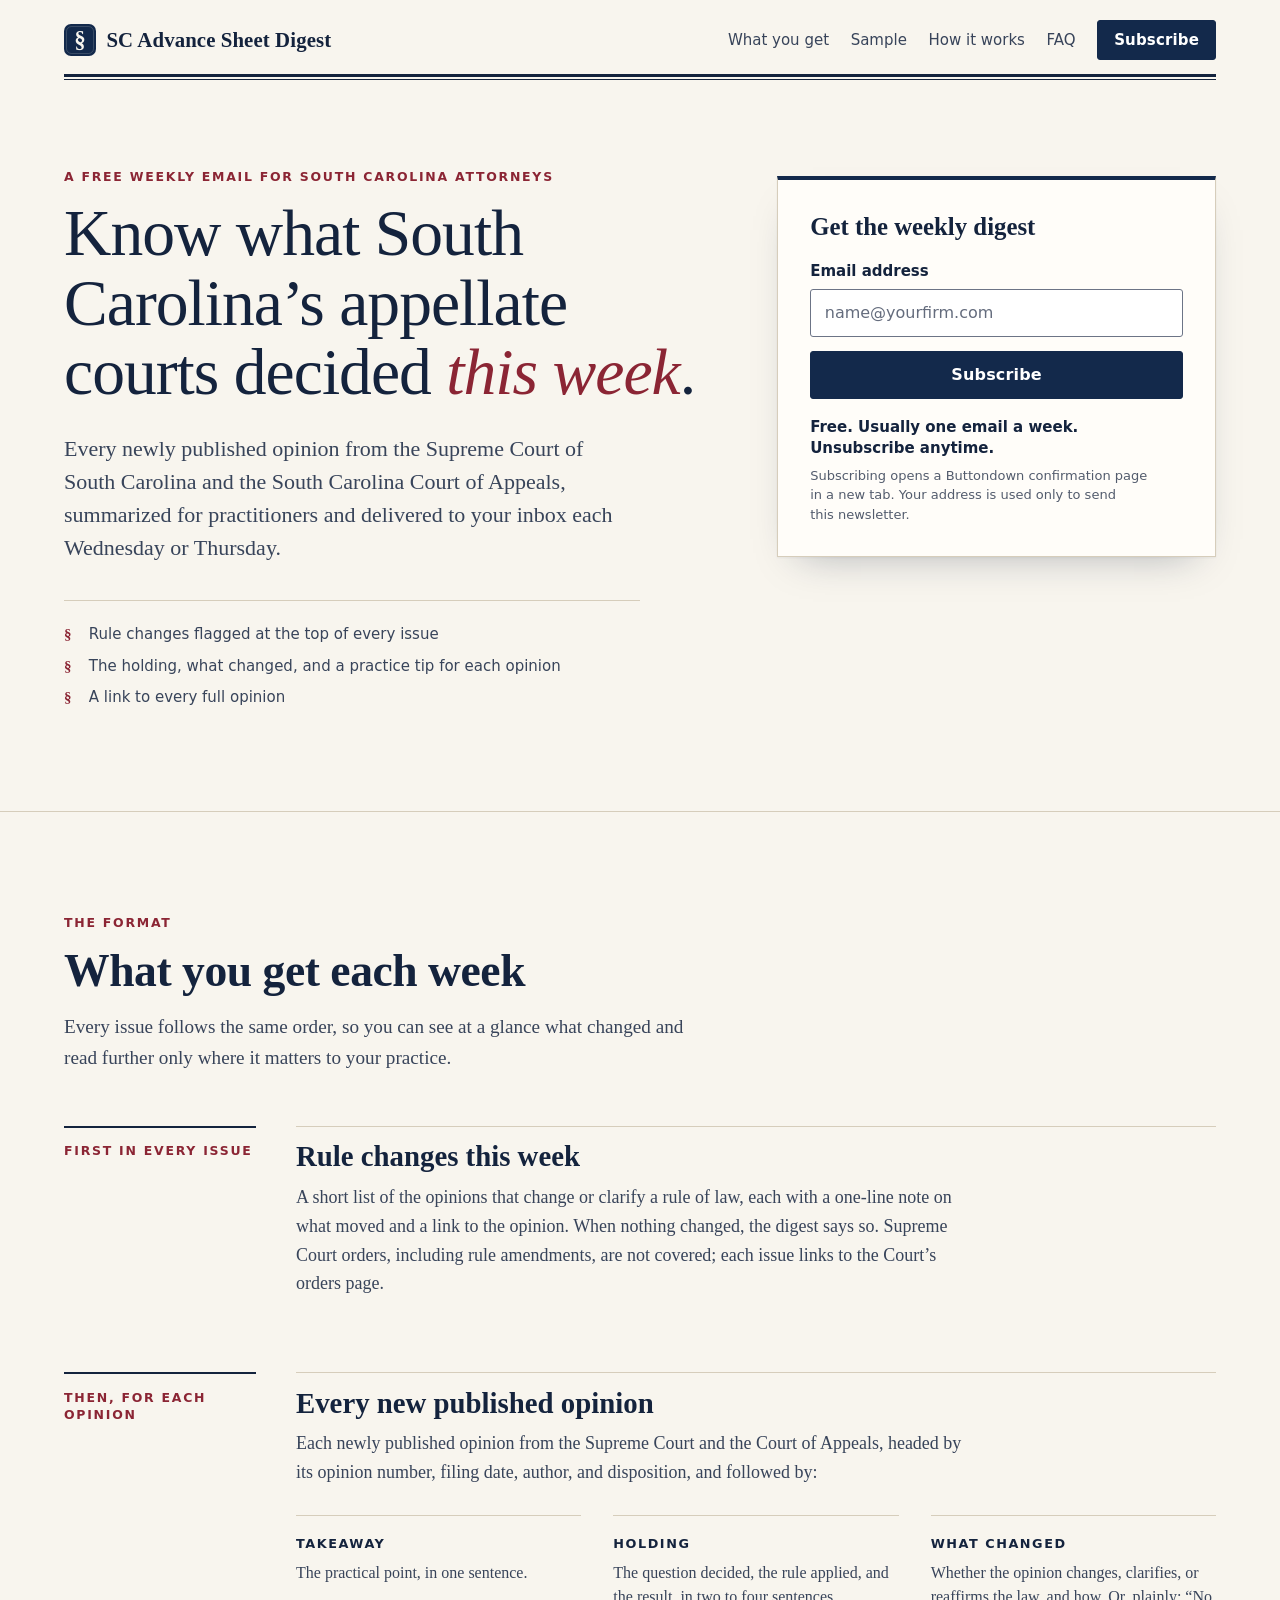
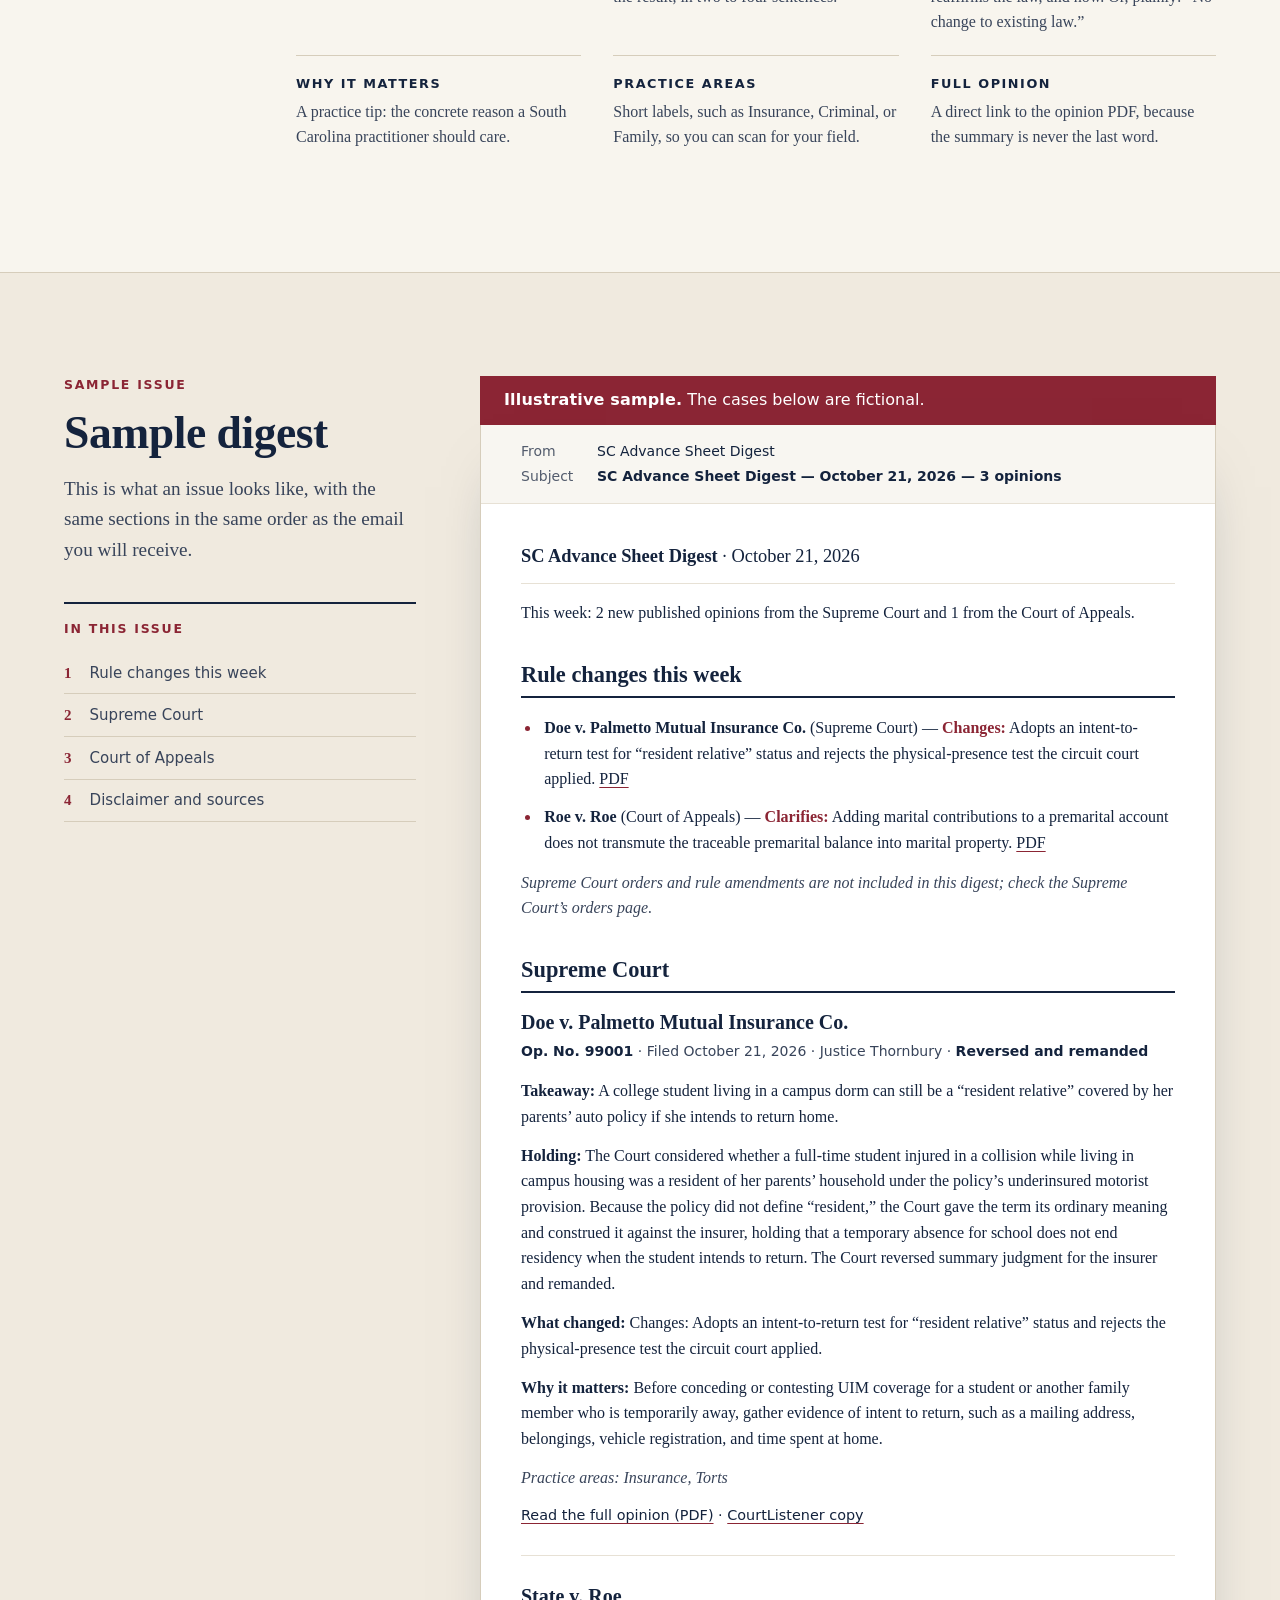
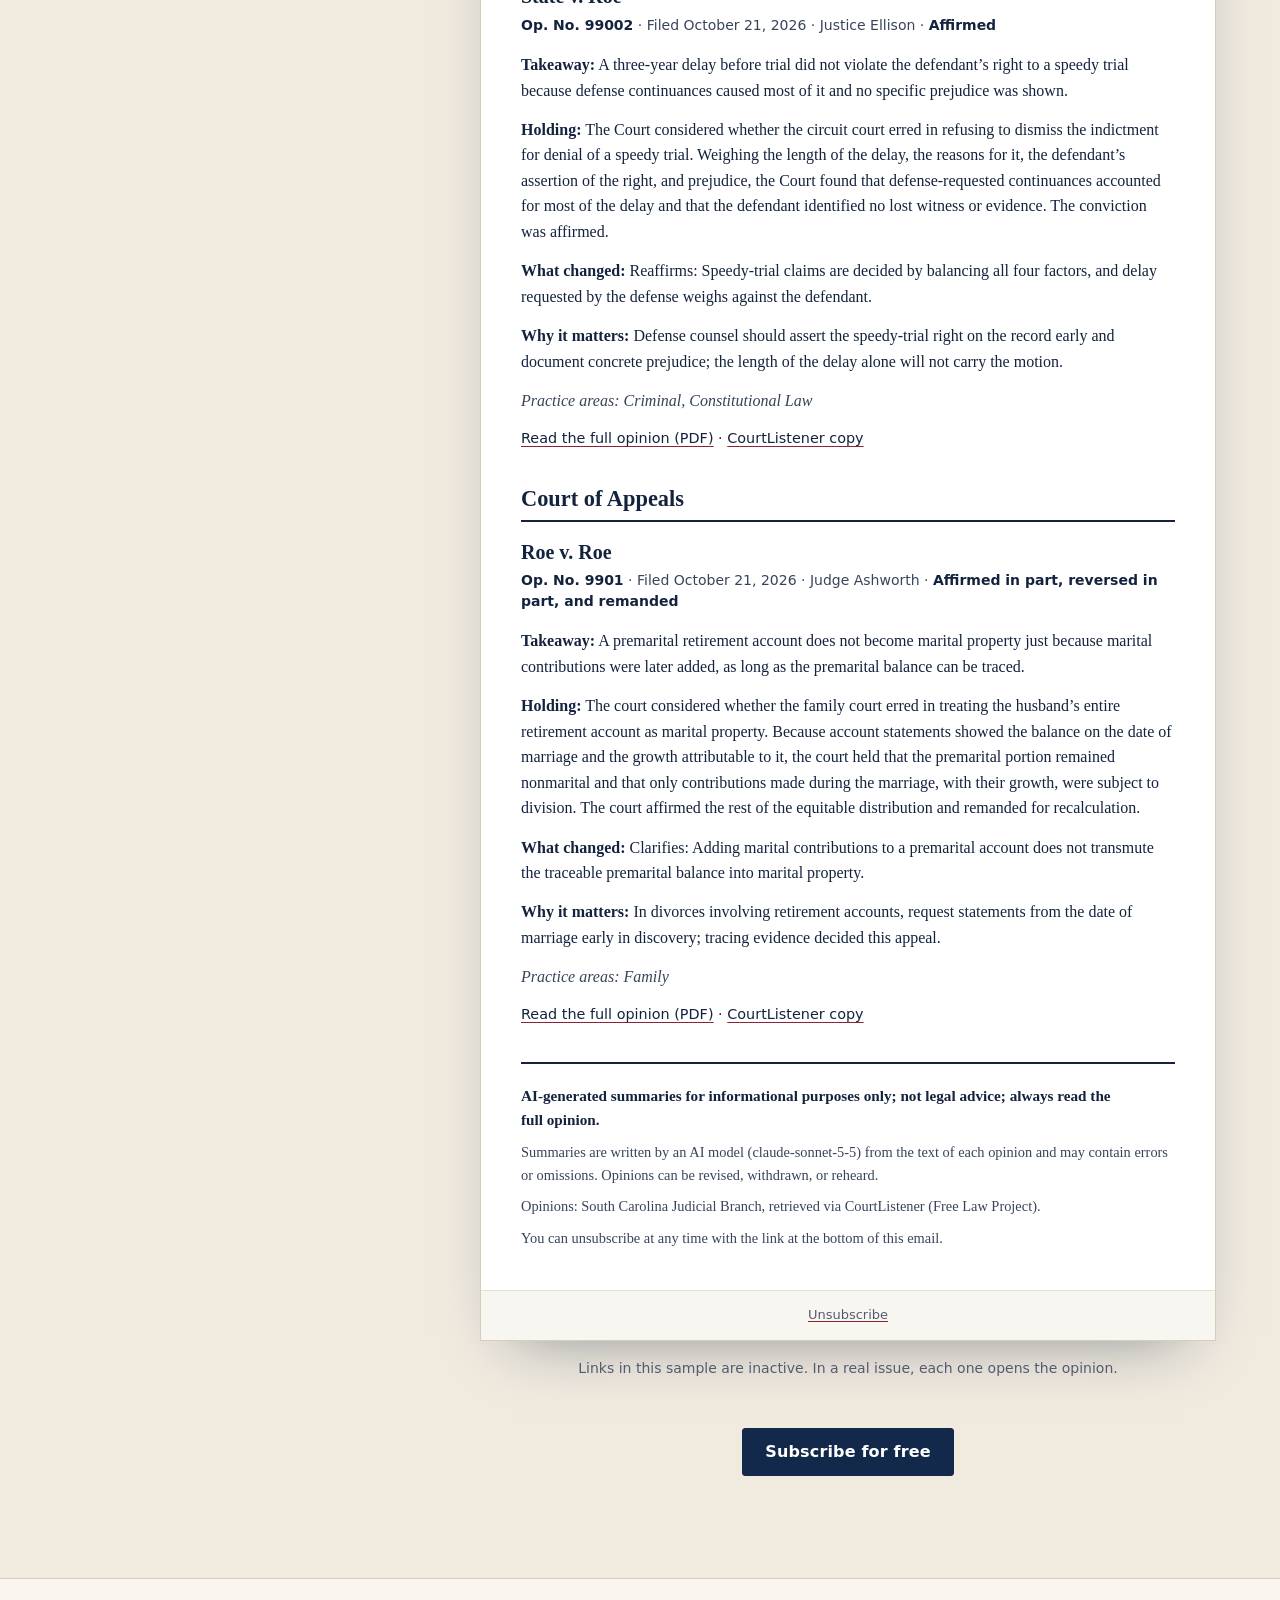
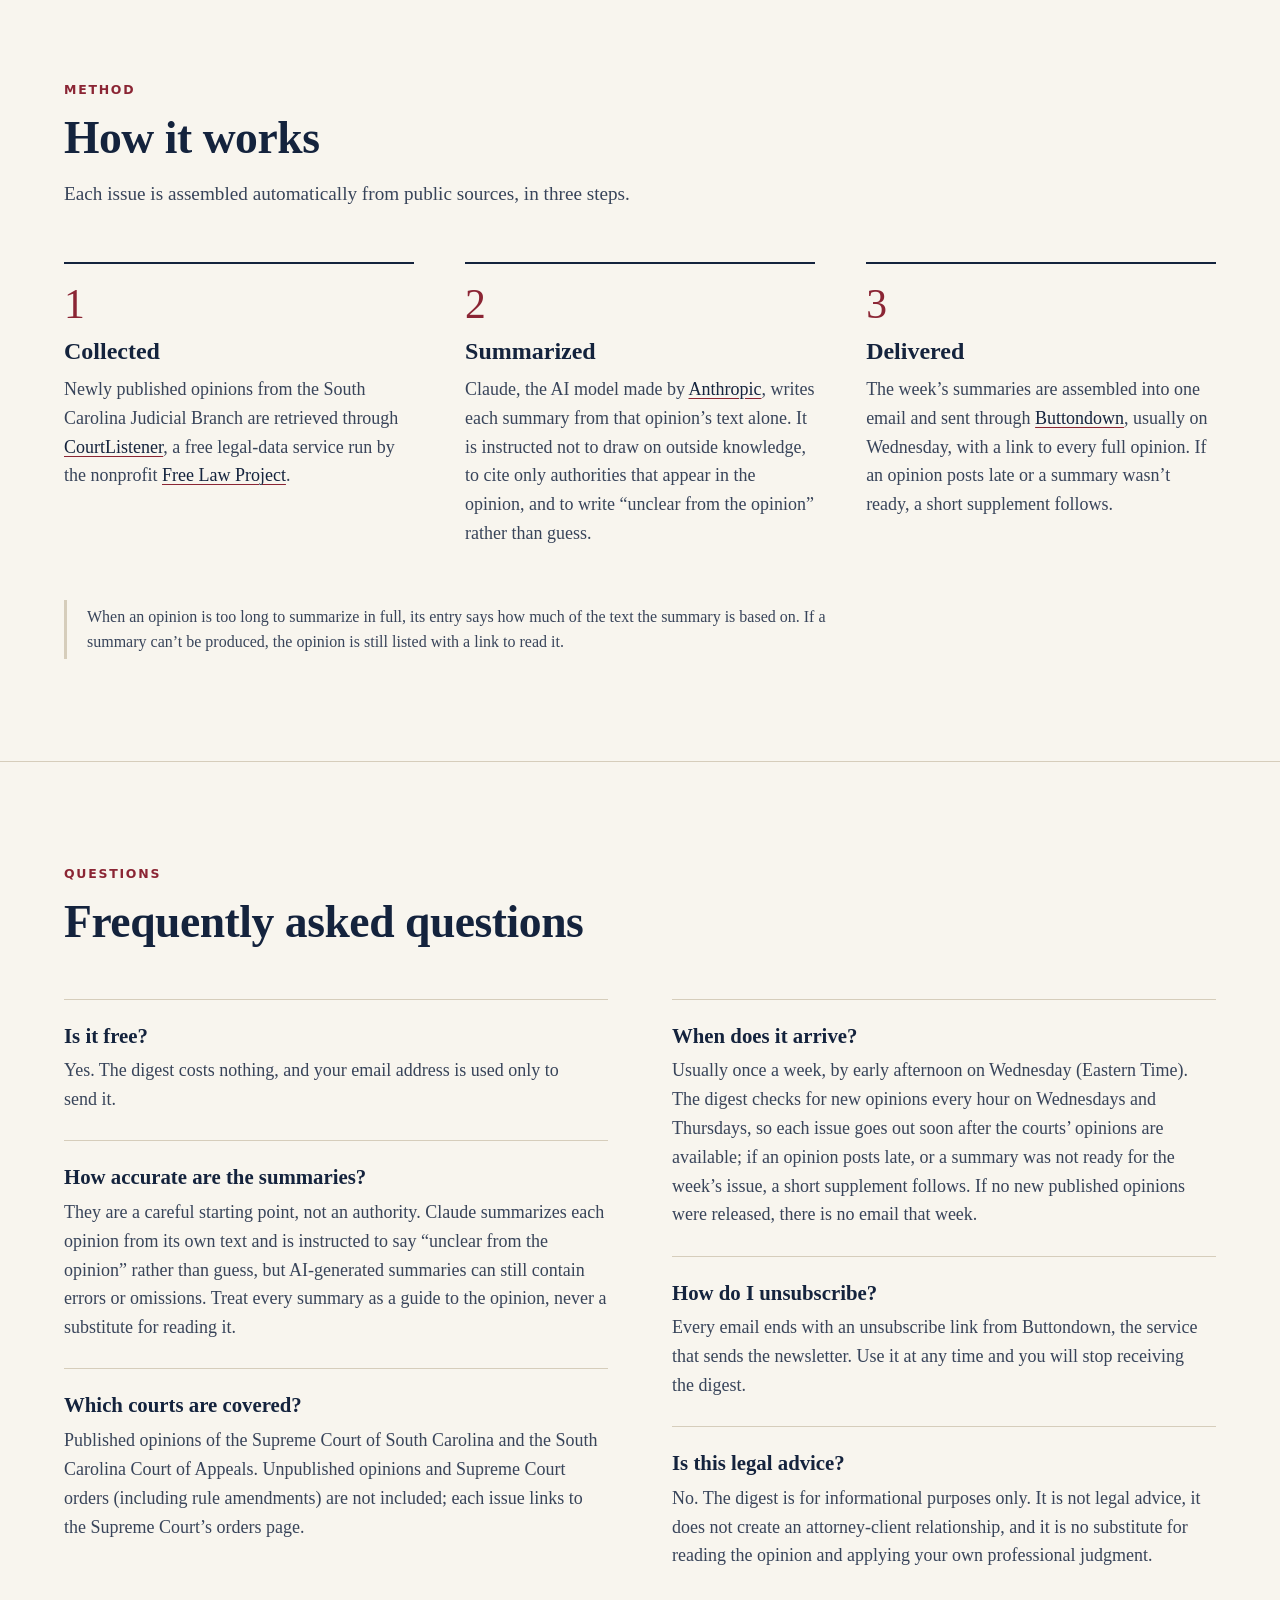
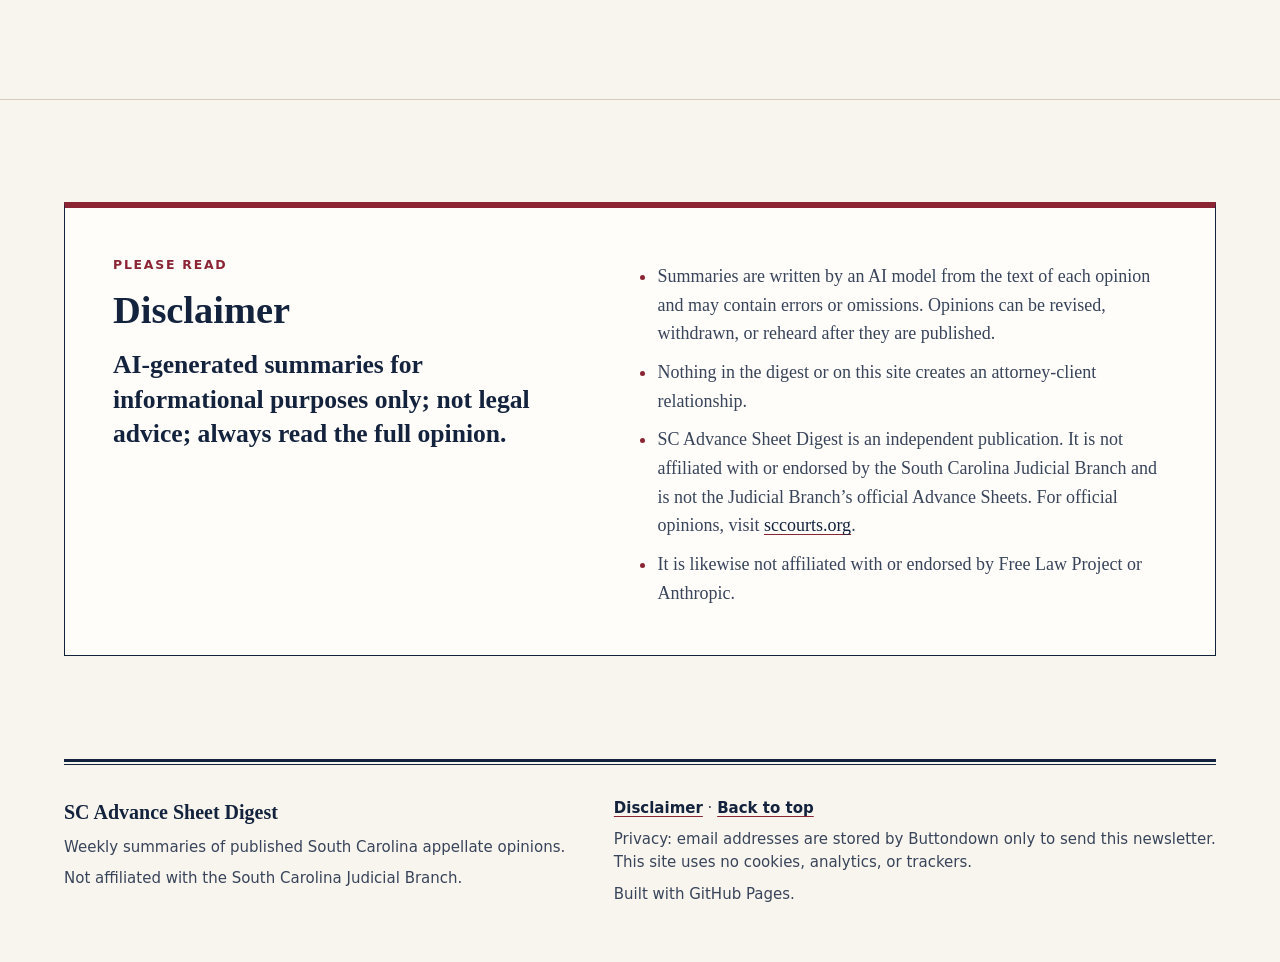
<file: docs/index.html>
<!doctype html>
<html lang="en">
<head>
  <meta charset="utf-8">
  <meta name="viewport" content="width=device-width, initial-scale=1">
  <title>SC Advance Sheet Digest: free weekly summaries of South Carolina appellate opinions</title>
  <meta name="description" content="A free weekly email that summarizes every newly published opinion of the Supreme Court of South Carolina and the South Carolina Court of Appeals for practicing attorneys.">
  <meta name="color-scheme" content="light">
  <meta name="theme-color" content="#f8f5ee">
  <meta name="format-detection" content="telephone=no">

  <meta property="og:type" content="website">
  <meta property="og:site_name" content="SC Advance Sheet Digest">
  <meta property="og:title" content="SC Advance Sheet Digest">
  <meta property="og:description" content="Every newly published South Carolina Supreme Court and Court of Appeals opinion, summarized for practicing attorneys. Free, usually once a week.">
  <meta property="og:locale" content="en_US">
  <meta name="twitter:card" content="summary">

  <link rel="icon" href="favicon.svg" type="image/svg+xml">
  <link rel="stylesheet" href="styles.css">
</head>
<body>
  <a class="skip-link" href="#main">Skip to main content</a>

  <header class="site-header" id="top">
    <div class="wrap masthead">
      <a class="brand" href="#top">
        <img src="favicon.svg" width="32" height="32" alt="">
        <span>SC Advance Sheet Digest</span>
      </a>
      <nav class="site-nav" aria-label="Sections">
        <ul>
          <li><a href="#what-you-get">What you get</a></li>
          <li><a href="#sample">Sample</a></li>
          <li><a href="#how-it-works">How it works</a></li>
          <li><a href="#faq">FAQ</a></li>
          <li class="nav-cta"><a class="button button-small" href="#subscribe">Subscribe</a></li>
        </ul>
      </nav>
    </div>
    <div class="wrap">
      <div class="rule-double" aria-hidden="true"></div>
    </div>
  </header>

  <main id="main">
    <section class="hero" aria-labelledby="hero-title">
      <div class="wrap hero-grid">
        <div class="hero-copy">
          <p class="kicker">A free weekly email for South Carolina attorneys</p>
          <h1 id="hero-title">Know what South Carolina’s appellate courts decided <em>this&nbsp;week</em>.</h1>
          <p class="lede">Every newly published opinion from the Supreme Court of South Carolina and the South Carolina Court of Appeals, summarized for practitioners and delivered to your inbox each Wednesday or Thursday.</p>
        </div>

        <div class="signup-card" id="subscribe">
          <h2 class="signup-title">Get the weekly digest</h2>
          <!-- The action URL ends with the Buttondown username (Buttondown: Settings > General). -->
          <form class="signup-form" id="signup-form" action="https://buttondown.com/api/emails/embed-subscribe/LawAdvanceSheetDigest" method="post" target="_blank">
            <label for="email">Email address</label>
            <input type="email" name="email" id="email" required autocomplete="email" placeholder="name@yourfirm.com" aria-describedby="signup-terms">
            <input type="hidden" name="embed" value="1">
            <button type="submit" class="button">Subscribe</button>
          </form>
          <p class="signup-notice" id="signup-notice" hidden>Signup isn't connected yet: the site owner needs to add their Buttondown username.</p>
          <script>
            // Until the form's action URL holds a real Buttondown username, show a notice and
            // disable the button. The placeholder is assembled from pieces here so that it appears
            // only once in this file: in the form's action attribute.
            (function () {
              var form = document.getElementById("signup-form");
              var placeholder = ["YOUR", "BUTTONDOWN", "USERNAME"].join("_");
              if (!form || (form.getAttribute("action") || "").indexOf(placeholder) === -1) {
                return;
              }
              var button = form.querySelector('button[type="submit"]');
              var input = document.getElementById("email");
              var notice = document.getElementById("signup-notice");
              if (button) {
                button.disabled = true;
              }
              if (notice) {
                notice.hidden = false;
              }
              if (input) {
                input.setAttribute("aria-describedby", "signup-notice signup-terms");
              }
              form.addEventListener("submit", function (event) {
                event.preventDefault();
              });
            })();
          </script>
          <p class="signup-terms" id="signup-terms">Free. Usually one email a week. Unsubscribe anytime.</p>
          <p class="signup-fineprint">Subscribing opens a Buttondown confirmation page in a new tab. Your address is used only to send this newsletter.</p>
        </div>

        <ul class="hero-points">
          <li>Rule changes flagged at the top of every issue</li>
          <li>The holding, what changed, and a practice tip for each opinion</li>
          <li>A link to every full opinion</li>
        </ul>
      </div>
    </section>

    <section class="section" id="what-you-get" aria-labelledby="what-you-get-title">
      <div class="wrap">
        <div class="section-head">
          <p class="kicker">The format</p>
          <h2 id="what-you-get-title">What you get each week</h2>
          <p class="section-intro">Every issue follows the same order, so you can see at a glance what changed and read further only where it matters to your practice.</p>
        </div>

        <ol class="format" role="list">
          <li class="format-part">
            <div class="format-label">
              <p class="kicker">First in every issue</p>
            </div>
            <div class="format-body">
              <h3>Rule changes this week</h3>
              <!-- If you run the digest with SOURCE=sccourts (with the court's permission), you can mention rule-amendment orders here. -->
              <p>A short list of the opinions that change or clarify a rule of law, each with a one-line note on what moved and a link to the opinion. When nothing changed, the digest says so. Supreme Court orders, including rule amendments, are not covered; each issue links to the Court’s orders page.</p>
            </div>
          </li>
          <li class="format-part">
            <div class="format-label">
              <p class="kicker">Then, for each opinion</p>
            </div>
            <div class="format-body">
              <h3>Every new published opinion</h3>
              <p>Each newly published opinion from the Supreme Court and the Court of Appeals, headed by its opinion number, filing date, author, and disposition, and followed by:</p>
              <dl class="fields">
                <div>
                  <dt>Takeaway</dt>
                  <dd>The practical point, in one sentence.</dd>
                </div>
                <div>
                  <dt>Holding</dt>
                  <dd>The question decided, the rule applied, and the result, in two to four sentences.</dd>
                </div>
                <div>
                  <dt>What changed</dt>
                  <dd>Whether the opinion changes, clarifies, or reaffirms the law, and how. Or, plainly: “No change to existing law.”</dd>
                </div>
                <div>
                  <dt>Why it matters</dt>
                  <dd>A practice tip: the concrete reason a South Carolina practitioner should care.</dd>
                </div>
                <div>
                  <dt>Practice areas</dt>
                  <dd>Short labels, such as Insurance, Criminal, or Family, so you can scan for your field.</dd>
                </div>
                <div>
                  <dt>Full opinion</dt>
                  <dd>A direct link to the opinion PDF, because the summary is never the last word.</dd>
                </div>
              </dl>
            </div>
          </li>
        </ol>
      </div>
    </section>

    <section class="section band" id="sample" aria-labelledby="sample-title">
      <div class="wrap sample-layout">
        <div class="sample-aside">
          <div class="section-head">
            <p class="kicker">Sample issue</p>
            <h2 id="sample-title">Sample digest</h2>
            <p class="section-intro">This is what an issue looks like, with the same sections in the same order as the email you will receive.</p>
          </div>
          <nav class="sample-toc" aria-label="Parts of the sample issue">
            <p class="kicker">In this issue</p>
            <ol role="list">
              <li><a href="#sample-rule-changes">Rule changes this week</a></li>
              <li><a href="#sample-supreme-court">Supreme Court</a></li>
              <li><a href="#sample-court-of-appeals">Court of Appeals</a></li>
              <li><a href="#sample-footer">Disclaimer and sources</a></li>
            </ol>
          </nav>
        </div>

        <div class="sample-main">
          <figure class="sample">
            <figcaption class="sample-label"><strong>Illustrative sample.</strong> The cases below are fictional.</figcaption>

            <article class="email" aria-label="Sample email">
              <dl class="email-meta">
                <div>
                  <dt>From</dt>
                  <dd>SC Advance Sheet Digest</dd>
                </div>
                <div>
                  <dt>Subject</dt>
                  <dd class="email-subject">SC Advance Sheet Digest — October 21, 2026 — 3 opinions</dd>
                </div>
              </dl>

              <div class="email-body">
                <p class="email-masthead"><strong>SC Advance Sheet Digest</strong> · <span class="nowrap">October 21, 2026</span></p>
                <p class="email-intro">This week: 2 new published opinions from the Supreme Court and 1 from the Court of Appeals.</p>

                <h3 class="email-h" id="sample-rule-changes">Rule changes this week</h3>
                <ul class="rule-changes">
                  <li><strong>Doe v. Palmetto Mutual Insurance Co.</strong> (Supreme Court) — <strong class="change-label">Changes:</strong> Adopts an intent-to-return test for “resident relative” status and rejects the physical-presence test the circuit court applied. <span class="mock-link">PDF</span></li>
                  <li><strong>Roe v. Roe</strong> (Court of Appeals) — <strong class="change-label">Clarifies:</strong> Adding marital contributions to a premarital account does not transmute the traceable premarital balance into marital property. <span class="mock-link">PDF</span></li>
                </ul>
                <p class="rule-note"><em>Supreme Court orders and rule amendments are not included in this digest; check the Supreme Court’s orders page.</em></p>

                <h3 class="email-h" id="sample-supreme-court">Supreme Court</h3>

                <article class="entry" aria-labelledby="sample-case-1">
                  <h4 id="sample-case-1">Doe v. Palmetto Mutual Insurance Co.</h4>
                  <p class="entry-meta"><strong>Op. No. 99001</strong> · Filed October 21, 2026 · Justice Thornbury · <strong>Reversed and remanded</strong></p>
                  <p><strong>Takeaway:</strong> A college student living in a campus dorm can still be a “resident relative” covered by her parents’ auto policy if she intends to return home.</p>
                  <p><strong>Holding:</strong> The Court considered whether a full-time student injured in a collision while living in campus housing was a resident of her parents’ household under the policy’s underinsured motorist provision. Because the policy did not define “resident,” the Court gave the term its ordinary meaning and construed it against the insurer, holding that a temporary absence for school does not end residency when the student intends to return. The Court reversed summary judgment for the insurer and remanded.</p>
                  <p><strong>What changed:</strong> Changes: Adopts an intent-to-return test for “resident relative” status and rejects the physical-presence test the circuit court applied.</p>
                  <p><strong>Why it matters:</strong> Before conceding or contesting UIM coverage for a student or another family member who is temporarily away, gather evidence of intent to return, such as a mailing address, belongings, vehicle registration, and time spent at home.</p>
                  <p class="entry-areas"><em>Practice areas: Insurance, Torts</em></p>
                  <p class="entry-links"><span class="mock-link">Read the full opinion (PDF)</span> · <span class="mock-link">CourtListener copy</span></p>
                </article>

                <hr>

                <article class="entry" aria-labelledby="sample-case-2">
                  <h4 id="sample-case-2">State v. Roe</h4>
                  <p class="entry-meta"><strong>Op. No. 99002</strong> · Filed October 21, 2026 · Justice Ellison · <strong>Affirmed</strong></p>
                  <p><strong>Takeaway:</strong> A three-year delay before trial did not violate the defendant’s right to a speedy trial because defense continuances caused most of it and no specific prejudice was shown.</p>
                  <p><strong>Holding:</strong> The Court considered whether the circuit court erred in refusing to dismiss the indictment for denial of a speedy trial. Weighing the length of the delay, the reasons for it, the defendant’s assertion of the right, and prejudice, the Court found that defense-requested continuances accounted for most of the delay and that the defendant identified no lost witness or evidence. The conviction was affirmed.</p>
                  <p><strong>What changed:</strong> Reaffirms: Speedy-trial claims are decided by balancing all four factors, and delay requested by the defense weighs against the defendant.</p>
                  <p><strong>Why it matters:</strong> Defense counsel should assert the speedy-trial right on the record early and document concrete prejudice; the length of the delay alone will not carry the motion.</p>
                  <p class="entry-areas"><em>Practice areas: Criminal, Constitutional Law</em></p>
                  <p class="entry-links"><span class="mock-link">Read the full opinion (PDF)</span> · <span class="mock-link">CourtListener copy</span></p>
                </article>

                <h3 class="email-h" id="sample-court-of-appeals">Court of Appeals</h3>

                <article class="entry" aria-labelledby="sample-case-3">
                  <h4 id="sample-case-3">Roe v. Roe</h4>
                  <p class="entry-meta"><strong>Op. No. 9901</strong> · Filed October 21, 2026 · Judge Ashworth · <strong>Affirmed in part, reversed in part, and remanded</strong></p>
                  <p><strong>Takeaway:</strong> A premarital retirement account does not become marital property just because marital contributions were later added, as long as the premarital balance can be traced.</p>
                  <p><strong>Holding:</strong> The court considered whether the family court erred in treating the husband’s entire retirement account as marital property. Because account statements showed the balance on the date of marriage and the growth attributable to it, the court held that the premarital portion remained nonmarital and that only contributions made during the marriage, with their growth, were subject to division. The court affirmed the rest of the equitable distribution and remanded for recalculation.</p>
                  <p><strong>What changed:</strong> Clarifies: Adding marital contributions to a premarital account does not transmute the traceable premarital balance into marital property.</p>
                  <p><strong>Why it matters:</strong> In divorces involving retirement accounts, request statements from the date of marriage early in discovery; tracing evidence decided this appeal.</p>
                  <p class="entry-areas"><em>Practice areas: Family</em></p>
                  <p class="entry-links"><span class="mock-link">Read the full opinion (PDF)</span> · <span class="mock-link">CourtListener copy</span></p>
                </article>

                <footer class="email-footer" id="sample-footer">
                  <p class="email-disclaimer"><strong>AI-generated summaries for informational purposes only; not legal advice; always read the full opinion.</strong></p>
                  <p>Summaries are written by an AI model (claude-sonnet-5-5) from the text of each opinion and may contain errors or omissions. Opinions can be revised, withdrawn, or reheard.</p>
                  <p>Opinions: South Carolina Judicial Branch, retrieved via CourtListener (Free Law Project).</p>
                  <p>You can unsubscribe at any time with the link at the bottom of this email.</p>
                </footer>
              </div>

              <p class="email-unsub"><span class="mock-link">Unsubscribe</span></p>
            </article>

            <p class="sample-note">Links in this sample are inactive. In a real issue, each one opens the opinion.</p>
          </figure>

          <p class="cta-row"><a class="button" href="#subscribe">Subscribe for free</a></p>
        </div>
      </div>
    </section>

    <section class="section" id="how-it-works" aria-labelledby="how-it-works-title">
      <div class="wrap">
        <div class="section-head">
          <p class="kicker">Method</p>
          <h2 id="how-it-works-title">How it works</h2>
          <p class="section-intro">Each issue is assembled automatically from public sources, in three steps.</p>
        </div>

        <ol class="steps" role="list">
          <li class="step">
            <p class="step-number" aria-hidden="true">1</p>
            <h3>Collected</h3>
            <p>Newly published opinions from the South Carolina Judicial Branch are retrieved through <a href="https://www.courtlistener.com/">CourtListener</a>, a free <span class="nowrap">legal-data</span> service run by the nonprofit <a href="https://free.law/">Free Law Project</a>.</p>
          </li>
          <li class="step">
            <p class="step-number" aria-hidden="true">2</p>
            <h3>Summarized</h3>
            <p>Claude, the AI model made by <a href="https://www.anthropic.com/">Anthropic</a>, writes each summary from that opinion’s text alone. It is instructed not to draw on outside knowledge, to cite only authorities that appear in the opinion, and to write “unclear from the opinion” rather than guess.</p>
          </li>
          <li class="step">
            <p class="step-number" aria-hidden="true">3</p>
            <h3>Delivered</h3>
            <p>The week’s summaries are assembled into one email and sent through <a href="https://buttondown.com/">Buttondown</a>, usually on Wednesday, with a link to every full opinion. If an opinion posts late or a summary wasn’t ready, a short supplement follows.</p>
          </li>
        </ol>

        <p class="steps-note">When an opinion is too long to summarize in full, its entry says how much of the text the summary is based on. If a summary can’t be produced, the opinion is still listed with a link to read it.</p>
      </div>
    </section>

    <section class="section" id="faq" aria-labelledby="faq-title">
      <div class="wrap">
        <div class="section-head">
          <p class="kicker">Questions</p>
          <h2 id="faq-title">Frequently asked questions</h2>
        </div>

        <div class="faq">
          <div class="faq-item">
            <h3>Is it free?</h3>
            <p>Yes. The digest costs nothing, and your email address is used only to send it.</p>
          </div>
          <div class="faq-item">
            <h3>How accurate are the summaries?</h3>
            <p>They are a careful starting point, not an authority. Claude summarizes each opinion from its own text and is instructed to say “unclear from the opinion” rather than guess, but AI-generated summaries can still contain errors or omissions. Treat every summary as a guide to the opinion, never a substitute for reading it.</p>
          </div>
          <div class="faq-item">
            <h3>Which courts are covered?</h3>
            <!-- If you run the digest with SOURCE=sccourts (with the court's permission), you can mention rule-amendment orders here. -->
            <p>Published opinions of the Supreme Court of South Carolina and the South Carolina Court of Appeals. Unpublished opinions and Supreme Court orders (including rule amendments) are not included; each issue links to the Supreme Court’s orders page.</p>
          </div>
          <div class="faq-item">
            <h3>When does it arrive?</h3>
            <p>Usually once a week, by early afternoon on Wednesday (Eastern Time). The digest checks for new opinions every hour on Wednesdays and Thursdays, so each issue goes out soon after the courts’ opinions are available; if an opinion posts late, or a summary was not ready for the week’s issue, a short supplement follows. If no new published opinions were released, there is no email that week.</p>
          </div>
          <div class="faq-item">
            <h3>How do I unsubscribe?</h3>
            <p>Every email ends with an unsubscribe link from Buttondown, the service that sends the newsletter. Use it at any time and you will stop receiving the digest.</p>
          </div>
          <div class="faq-item">
            <h3>Is this legal advice?</h3>
            <p>No. The digest is for informational purposes only. It is not legal advice, it does not create an attorney-client relationship, and it is no substitute for reading the opinion and applying your own professional judgment.</p>
          </div>
        </div>
      </div>
    </section>

    <section class="section" id="disclaimer" aria-labelledby="disclaimer-title">
      <div class="wrap">
        <div class="disclaimer">
          <div class="disclaimer-head">
            <p class="kicker">Please read</p>
            <h2 id="disclaimer-title">Disclaimer</h2>
            <p class="disclaimer-lead">AI-generated summaries for informational purposes only; not legal advice; always read the full opinion.</p>
          </div>
          <ul class="disclaimer-list">
            <li>Summaries are written by an AI model from the text of each opinion and may contain errors or omissions. Opinions can be revised, withdrawn, or reheard after they are published.</li>
            <li>Nothing in the digest or on this site creates an attorney-client relationship.</li>
            <li>SC Advance Sheet Digest is an independent publication. It is not affiliated with or endorsed by the South Carolina Judicial Branch and is not the Judicial Branch’s official Advance Sheets. For official opinions, visit <a href="https://www.sccourts.org/">sccourts.org</a>.</li>
            <li>It is likewise not affiliated with or endorsed by Free Law Project or Anthropic.</li>
          </ul>
        </div>
      </div>
    </section>
  </main>

  <footer class="site-footer">
    <div class="wrap">
      <div class="rule-double" aria-hidden="true"></div>
      <div class="footer-grid">
        <div>
          <p class="footer-brand">SC Advance Sheet Digest</p>
          <p>Weekly summaries of published South Carolina appellate opinions.</p>
          <p>Not affiliated with the South Carolina Judicial Branch.</p>
        </div>
        <div>
          <p class="footer-links"><a href="#disclaimer">Disclaimer</a> · <a href="#top">Back to top</a></p>
          <p>Privacy: email addresses are stored by Buttondown only to send this newsletter. This site uses no cookies, analytics, or trackers.</p>
          <p>Built with GitHub Pages.</p>
        </div>
      </div>
    </div>
  </footer>
</body>
</html>
</file>
<file: docs/styles.css>
/*
  SC Advance Sheet Digest: site styles.
  Plain CSS with no build step, no web fonts, and no external requests.
  Colors were checked for WCAG AA contrast against the backgrounds they sit on.
*/

/* ---------- Tokens ---------- */

:root {
  --paper: #f8f5ee;          /* warm off-white page */
  --paper-band: #f0eadf;     /* alternate section band */
  --sheet: #fffdf9;          /* cards */
  --email: #ffffff;          /* the sample email */
  --email-chrome: #f8f6f1;   /* sample email header and footer strips */

  --ink: #14233d;            /* deep navy text */
  --ink-soft: #38445a;       /* secondary text */
  --muted: #535c6d;          /* captions and fine print */

  --rule: #d6cdbb;           /* hairlines on paper */
  --rule-soft: #e7e1d5;      /* hairlines inside white surfaces */
  --control-border: #6c7486; /* form field outline (3:1 or better) */

  --navy: #13294b;           /* buttons, masthead */
  --navy-deep: #0a1a33;
  --accent: #8b2534;         /* oxblood: the single accent color */
  --accent-tint: #f8ecea;

  --font-display: "Iowan Old Style", "Palatino Linotype", Palatino, "URW Palladio L", P052, "Book Antiqua", Georgia, serif;
  --font-text: Charter, "Bitstream Charter", "Sitka Text", Cambria, Georgia, serif;
  --font-sans: -apple-system, BlinkMacSystemFont, "Segoe UI", system-ui, Roboto, "Helvetica Neue", Arial, "Noto Sans", sans-serif;

  --gutter: clamp(16px, 4vw, 40px);
  --max: 72rem;

  color-scheme: light;
}

/* ---------- Base ---------- */

*,
*::before,
*::after {
  box-sizing: border-box;
}

html {
  -webkit-text-size-adjust: 100%;
  text-size-adjust: 100%;
}

@media (prefers-reduced-motion: no-preference) {
  html {
    scroll-behavior: smooth;
  }
}

body {
  margin: 0;
  background-color: var(--paper);
  color: var(--ink);
  font-family: var(--font-text);
  font-size: clamp(1.0625rem, 1rem + 0.2vw, 1.125rem);
  line-height: 1.6;
  overflow-wrap: break-word;
}

[hidden] {
  display: none !important;
}

.nowrap {
  white-space: nowrap;
}

img,
svg {
  display: block;
  max-width: 100%;
  height: auto;
}

h1,
h2,
h3,
h4 {
  margin: 0;
  color: var(--ink);
  font-family: var(--font-display);
  font-weight: 600;
  line-height: 1.15;
  text-wrap: balance;
}

p {
  margin: 0 0 1em;
  text-wrap: pretty;
}

ul,
ol {
  margin: 0;
}

a {
  color: var(--ink);
  text-decoration-line: underline;
  text-decoration-color: var(--accent);
  text-decoration-thickness: 1px;
  text-underline-offset: 0.18em;
}

a:hover {
  color: var(--accent);
  text-decoration-thickness: 2px;
}

:focus-visible {
  outline: 3px solid var(--accent);
  outline-offset: 3px;
}

strong {
  font-weight: 700;
}

.skip-link {
  position: absolute;
  top: 0.75rem;
  left: var(--gutter);
  z-index: 100;
  padding: 0.65rem 1rem;
  background: var(--navy);
  color: #fff;
  font-family: var(--font-sans);
  font-size: 1rem;
  font-weight: 600;
  text-decoration: none;
  transform: translateY(-300%);
}

.skip-link:focus,
.skip-link:hover {
  color: #fff;
  transform: none;
}

.wrap {
  width: 100%;
  max-width: calc(var(--max) + 2 * var(--gutter));
  margin-inline: auto;
  padding-inline: var(--gutter);
}

.kicker {
  margin: 0 0 0.9rem;
  color: var(--accent);
  font-family: var(--font-sans);
  font-size: 0.78rem;
  font-weight: 700;
  letter-spacing: 0.14em;
  line-height: 1.4;
  text-transform: uppercase;
}

/* A masthead-style double rule: a heavy line over a hairline. */
.rule-double {
  height: 6px;
  border-top: 3px solid var(--ink);
  border-bottom: 1px solid var(--ink);
}

/* ---------- Buttons ---------- */

.button {
  display: inline-flex;
  align-items: center;
  justify-content: center;
  min-height: 3rem;
  padding: 0.75rem 1.4rem;
  border: 1px solid var(--navy);
  border-radius: 3px;
  background: var(--navy);
  color: #fff;
  font-family: var(--font-sans);
  font-size: 1rem;
  font-weight: 600;
  letter-spacing: 0.01em;
  line-height: 1.2;
  text-align: center;
  text-decoration: none;
  cursor: pointer;
}

.button:hover {
  border-color: var(--navy-deep);
  background: var(--navy-deep);
  color: #fff;
}

.button:disabled {
  border-color: #a39c8c;
  background: #e4dfd5;
  color: #4b5262;
  cursor: not-allowed;
}

.button-small {
  min-height: 2.5rem;
  padding: 0.5rem 1rem;
  font-size: 0.9375rem;
}

@media (prefers-reduced-motion: no-preference) {
  .button {
    transition: background-color 0.15s ease, border-color 0.15s ease;
  }
}

/* ---------- Header ---------- */

.site-header {
  padding-top: 0.25rem;
}

.masthead {
  display: flex;
  flex-wrap: wrap;
  align-items: center;
  justify-content: space-between;
  gap: 0.6rem 2rem;
  padding-block: 1rem 0.85rem;
}

.brand {
  display: inline-flex;
  align-items: center;
  gap: 0.65rem;
  color: var(--ink);
  font-family: var(--font-display);
  font-size: 1.3rem;
  font-weight: 600;
  letter-spacing: 0.005em;
  line-height: 1.2;
  text-decoration: none;
}

.brand:hover {
  color: var(--ink);
}

.brand img {
  flex: none;
  width: 2rem;
  height: 2rem;
}

.site-nav ul {
  display: flex;
  flex-wrap: wrap;
  align-items: center;
  gap: 0.25rem 1.35rem;
  padding: 0;
  list-style: none;
  font-family: var(--font-sans);
  font-size: 0.9375rem;
}

.site-nav a:not(.button) {
  display: inline-block;
  padding-block: 0.35rem;
  color: var(--ink-soft);
  text-decoration: none;
}

.site-nav a:not(.button):hover {
  color: var(--accent);
  text-decoration: underline;
  text-decoration-thickness: 2px;
}

@media (max-width: 37.5rem) {
  .site-nav ul {
    gap: 0.1rem 1.1rem;
    font-size: 0.9rem;
  }

  /* The signup form sits directly below the header on small screens. */
  .nav-cta {
    display: none;
  }
}

/* ---------- Hero ---------- */

.hero {
  padding-block: clamp(2rem, 7vw, 5.5rem) clamp(3.5rem, 8vw, 6.5rem);
}

/* Small screens: copy, then the signup card, then the highlights.
   Wide screens: copy and highlights on the left, the card on the right. */
.hero-grid {
  display: grid;
  grid-template-areas:
    "copy"
    "signup"
    "points";
  align-items: start;
  gap: 2rem;
}

.hero-copy {
  grid-area: copy;
}

.signup-card {
  grid-area: signup;
}

.hero-points {
  grid-area: points;
}

@media (min-width: 62rem) {
  .hero-grid {
    grid-template-columns: minmax(0, 1.45fr) minmax(0, 1fr);
    grid-template-rows: auto 1fr;
    grid-template-areas:
      "copy signup"
      "points signup";
    gap: 0 clamp(3rem, 6vw, 5.5rem);
  }
}

.hero h1 {
  font-size: clamp(2.35rem, 1.45rem + 3.6vw, 4.1rem);
  font-weight: 500;
  letter-spacing: -0.015em;
  line-height: 1.06;
}

.hero h1 em {
  color: var(--accent);
  font-style: italic;
}

.lede {
  max-width: 36rem;
  margin: 1.5rem 0 0;
  color: var(--ink-soft);
  font-size: clamp(1.15rem, 1.02rem + 0.55vw, 1.375rem);
  line-height: 1.5;
}

.hero-points {
  display: grid;
  align-content: start;
  gap: 0.55rem;
  max-width: 36rem;
  margin: 0;
  padding: 1.4rem 0 0;
  border-top: 1px solid var(--rule);
  color: var(--ink-soft);
  font-family: var(--font-sans);
  font-size: 0.9375rem;
  line-height: 1.5;
  list-style: none;
}

@media (min-width: 62rem) {
  .hero-points {
    margin-top: 2.25rem;
  }
}

.hero-points li {
  display: grid;
  grid-template-columns: 1.1rem minmax(0, 1fr);
  gap: 0.45rem;
}

.hero-points li::before {
  content: "\00a7";
  content: "\00a7" / "";
  color: var(--accent);
  font-family: var(--font-display);
  font-weight: 700;
}

/* ---------- Signup card ---------- */

.signup-card {
  width: 100%;
  max-width: 30rem;
  padding: clamp(1.25rem, 3.5vw, 2rem);
  border: 1px solid var(--rule);
  border-top: 4px solid var(--navy);
  background: var(--sheet);
  box-shadow: 0 1px 2px rgba(20, 35, 61, 0.05), 0 18px 40px -22px rgba(20, 35, 61, 0.35);
  scroll-margin-top: 1rem;
}

@media (min-width: 62rem) {
  .signup-card {
    justify-self: end;
    margin-top: 0.5rem;
  }
}

.signup-title {
  margin-bottom: 1.1rem;
  font-size: 1.55rem;
  line-height: 1.2;
}

.signup-form label {
  display: block;
  margin: 0 0 0.4rem;
  color: var(--ink);
  font-family: var(--font-sans);
  font-size: 0.9375rem;
  font-weight: 600;
}

.signup-form input[type="email"] {
  display: block;
  width: 100%;
  min-height: 3rem;
  margin: 0;
  padding: 0.7rem 0.85rem;
  border: 1px solid var(--control-border);
  border-radius: 3px;
  background: #fff;
  color: var(--ink);
  font-family: var(--font-sans);
  font-size: 1rem;
  line-height: 1.4;
}

.signup-form input[type="email"]::placeholder {
  color: #646c7d;
  opacity: 1;
}

.signup-form input[type="email"]:focus-visible {
  border-color: var(--ink);
  outline: 3px solid var(--accent);
  outline-offset: 2px;
}

.signup-form .button {
  width: 100%;
  margin-top: 0.85rem;
}

.signup-notice {
  margin: 1rem 0 0;
  padding: 0.75rem 0.9rem;
  border: 1px solid var(--accent);
  border-left-width: 4px;
  background: var(--accent-tint);
  color: var(--ink);
  font-family: var(--font-sans);
  font-size: 0.9375rem;
  line-height: 1.45;
}

.signup-terms {
  margin: 1.1rem 0 0;
  color: var(--ink);
  font-family: var(--font-sans);
  font-size: 0.9375rem;
  font-weight: 600;
  line-height: 1.45;
}

.signup-fineprint {
  margin: 0.35rem 0 0;
  color: var(--muted);
  font-family: var(--font-sans);
  font-size: 0.8125rem;
  line-height: 1.5;
}

/* ---------- Sections ---------- */

.section {
  padding-block: clamp(3.5rem, 8vw, 6.5rem);
  border-top: 1px solid var(--rule);
  scroll-margin-top: 0;
}

.band {
  background-color: var(--paper-band);
}

.section-head {
  max-width: 46rem;
  margin-bottom: clamp(2rem, 5vw, 3.25rem);
}

.section-head h2 {
  font-size: clamp(1.95rem, 1.45rem + 2vw, 2.85rem);
  letter-spacing: -0.01em;
  line-height: 1.1;
}

.section-intro {
  max-width: 40rem;
  margin: 1rem 0 0;
  color: var(--ink-soft);
  font-size: clamp(1.0625rem, 1rem + 0.3vw, 1.2rem);
}

/* ---------- What you get ---------- */

.format {
  display: grid;
  gap: clamp(2.5rem, 5vw, 3.5rem);
  padding: 0;
  list-style: none;
}

.format-part {
  display: grid;
  gap: 0.5rem 2.5rem;
}

.format-label {
  padding-top: 0.9rem;
  border-top: 2px solid var(--ink);
}

.format-label .kicker {
  margin: 0;
}

.format-body h3 {
  margin-bottom: 0.6rem;
  font-size: clamp(1.45rem, 1.25rem + 0.8vw, 1.8rem);
}

.format-body > p {
  max-width: 42rem;
  color: var(--ink-soft);
}

@media (min-width: 52rem) {
  .format-part {
    grid-template-columns: 12rem minmax(0, 1fr);
  }

  .format-body {
    padding-top: 0.85rem;
    border-top: 1px solid var(--rule);
  }
}

.fields {
  display: grid;
  gap: 0 2rem;
  margin: 1.75rem 0 0;
}

@media (min-width: 40rem) {
  .fields {
    grid-template-columns: repeat(2, minmax(0, 1fr));
  }
}

@media (min-width: 70rem) {
  .fields {
    grid-template-columns: repeat(3, minmax(0, 1fr));
  }
}

.fields > div {
  padding: 1.1rem 0 1.25rem;
  border-top: 1px solid var(--rule);
}

.fields dt {
  color: var(--ink);
  font-family: var(--font-sans);
  font-size: 0.8rem;
  font-weight: 700;
  letter-spacing: 0.12em;
  text-transform: uppercase;
}

.fields dd {
  margin: 0.4rem 0 0;
  color: var(--ink-soft);
  font-size: 1rem;
  line-height: 1.55;
}

/* ---------- Sample digest ---------- */

.sample-layout {
  display: grid;
  gap: 0;
}

/* The "In this issue" list only appears beside the sample on wide screens. */
.sample-toc {
  display: none;
}

@media (min-width: 64rem) {
  .sample-layout {
    grid-template-columns: minmax(15rem, 1fr) minmax(0, 46rem);
    gap: clamp(3rem, 5vw, 4.5rem);
    align-items: start;
  }

  .sample-aside .section-head {
    margin-bottom: 2.25rem;
  }

  .sample-toc {
    display: block;
    padding-top: 1rem;
    border-top: 2px solid var(--ink);
  }
}

/* Keep the heading and contents in view beside the long sample, when the window is tall enough. */
@media (min-width: 64rem) and (min-height: 44rem) {
  .sample-aside {
    position: sticky;
    top: 2rem;
  }
}

.sample-toc ol {
  padding: 0;
  list-style: none;
  counter-reset: toc;
  font-family: var(--font-sans);
  font-size: 0.9375rem;
}

.sample-toc li {
  counter-increment: toc;
  display: grid;
  grid-template-columns: 1.6rem minmax(0, 1fr);
  padding-block: 0.55rem;
  border-bottom: 1px solid var(--rule);
}

.sample-toc li::before {
  content: counter(toc);
  color: var(--accent);
  font-family: var(--font-display);
  font-weight: 700;
}

.sample-toc a {
  color: var(--ink-soft);
  text-decoration: none;
}

.sample-toc a:hover {
  color: var(--accent);
  text-decoration: underline;
}

.sample {
  max-width: 46rem;
  margin: 0;
}

.email-h,
.email-footer {
  scroll-margin-top: 1.5rem;
}

.sample-label {
  margin: 0;
  padding: 0.85rem clamp(1rem, 4vw, 1.5rem);
  background: var(--accent);
  color: #fff;
  font-family: var(--font-sans);
  font-size: 1rem;
  line-height: 1.4;
}

.sample-label strong {
  letter-spacing: 0.01em;
}

.email {
  border: 1px solid var(--rule);
  border-top: 0;
  background: var(--email);
  box-shadow: 0 28px 60px -34px rgba(20, 35, 61, 0.5);
}

.email-meta {
  display: grid;
  gap: 0.3rem;
  margin: 0;
  padding: 1rem clamp(1rem, 4.5vw, 2.5rem);
  border-bottom: 1px solid var(--rule-soft);
  background: var(--email-chrome);
  font-family: var(--font-sans);
  font-size: 0.875rem;
  line-height: 1.45;
}

.email-meta div {
  display: grid;
  grid-template-columns: 4.25rem minmax(0, 1fr);
  gap: 0.5rem;
}

.email-meta dt {
  color: var(--muted);
}

.email-meta dd {
  margin: 0;
  color: var(--ink);
}

.email-subject {
  font-weight: 600;
}

.email-body {
  padding: clamp(1.25rem, 4.5vw, 2.5rem) clamp(1rem, 4.5vw, 2.5rem) clamp(1.5rem, 4.5vw, 2.5rem);
  color: var(--ink);
  font-family: var(--font-text);
  font-size: 1rem;
  line-height: 1.6;
}

.email-masthead {
  margin: 0 0 1rem;
  padding-bottom: 0.9rem;
  border-bottom: 1px solid var(--rule-soft);
  font-family: var(--font-display);
  font-size: 1.15rem;
  line-height: 1.35;
}

.email-intro {
  margin: 0;
}

.email-h {
  margin: 2.25rem 0 1.1rem;
  padding-bottom: 0.45rem;
  border-bottom: 2px solid var(--ink);
  font-size: 1.4rem;
  line-height: 1.2;
}

.rule-changes {
  padding-left: 1.25rem;
}

.rule-changes li {
  padding-left: 0.2rem;
}

.rule-changes li + li {
  margin-top: 0.75rem;
}

.rule-changes li::marker {
  color: var(--accent);
}

.change-label {
  color: var(--accent);
}

.rule-note {
  margin: 0.9rem 0 0;
  color: var(--ink-soft);
}

.entry h4 {
  margin: 0 0 0.35rem;
  font-size: 1.25rem;
  line-height: 1.25;
}

.entry p {
  margin: 0 0 0.85rem;
}

.entry .entry-meta {
  margin-bottom: 1rem;
  color: var(--ink-soft);
  font-family: var(--font-sans);
  font-size: 0.875rem;
  line-height: 1.5;
}

.entry-meta strong {
  color: var(--ink);
}

.entry .entry-areas {
  color: var(--ink-soft);
}

.entry .entry-links {
  margin: 0;
  font-family: var(--font-sans);
  font-size: 0.9rem;
}

.email-body hr {
  height: 0;
  margin: 1.75rem 0;
  border: 0;
  border-top: 1px solid var(--rule-soft);
}

/* Sample links look like links but go nowhere (the cases are fictional). */
.mock-link {
  color: var(--ink);
  text-decoration-line: underline;
  text-decoration-color: var(--accent);
  text-decoration-thickness: 1px;
  text-underline-offset: 0.18em;
}

.email-footer {
  margin-top: 2.25rem;
  padding-top: 1.25rem;
  border-top: 2px solid var(--ink);
  color: var(--ink-soft);
  font-size: 0.9rem;
  line-height: 1.55;
}

.email-footer p {
  margin: 0 0 0.6rem;
}

.email-footer p:last-child {
  margin-bottom: 0;
}

.email-footer .email-disclaimer {
  color: var(--ink);
  font-size: 0.95rem;
}

.email-unsub {
  margin: 0;
  padding: 0.9rem 1.25rem;
  border-top: 1px solid var(--rule-soft);
  background: var(--email-chrome);
  color: var(--muted);
  font-family: var(--font-sans);
  font-size: 0.8125rem;
  text-align: center;
}

.email-unsub .mock-link {
  color: var(--muted);
}

.sample-note {
  margin: 1rem 0 0;
  color: var(--muted);
  font-family: var(--font-sans);
  font-size: 0.875rem;
  text-align: center;
}

.cta-row {
  max-width: 46rem;
  margin: clamp(2.25rem, 5vw, 3rem) 0 0;
  text-align: center;
}

/* ---------- How it works ---------- */

.steps {
  display: grid;
  gap: 2.25rem;
  padding: 0;
  list-style: none;
}

@media (min-width: 56rem) {
  .steps {
    grid-template-columns: repeat(3, minmax(0, 1fr));
    gap: clamp(2rem, 4vw, 3.5rem);
  }
}

.step {
  padding-top: 1.25rem;
  border-top: 2px solid var(--ink);
}

.step-number {
  margin: 0 0 0.75rem;
  color: var(--accent);
  font-family: var(--font-display);
  font-size: 2.6rem;
  line-height: 1;
}

.step h3 {
  margin-bottom: 0.6rem;
  font-size: 1.5rem;
}

.step p:last-child {
  margin-bottom: 0;
  color: var(--ink-soft);
}

.steps-note {
  max-width: 48rem;
  margin: clamp(2.25rem, 5vw, 3.25rem) 0 0;
  padding: 0.25rem 0 0.25rem 1.25rem;
  border-left: 3px solid var(--rule);
  color: var(--ink-soft);
  font-size: 1rem;
}

/* ---------- FAQ ---------- */

/* Two balanced newspaper-style columns on wide screens; reading order runs down each column. */
@media (min-width: 56rem) {
  .faq {
    column-count: 2;
    column-gap: clamp(2rem, 5vw, 4rem);
  }
}

.faq-item {
  padding: 1.5rem 0 1.65rem;
  border-top: 1px solid var(--rule);
  break-inside: avoid;
}

.faq-item h3 {
  margin-bottom: 0.55rem;
  font-size: 1.3rem;
}

.faq-item p {
  margin: 0;
  color: var(--ink-soft);
}

/* ---------- Disclaimer ---------- */

.disclaimer {
  display: grid;
  gap: 0 clamp(2.5rem, 5vw, 4.5rem);
  padding: clamp(1.5rem, 4.5vw, 3rem);
  border: 1px solid var(--ink);
  border-top: 6px solid var(--accent);
  background: var(--sheet);
}

@media (min-width: 60rem) {
  .disclaimer {
    grid-template-columns: minmax(0, 1fr) minmax(0, 1.15fr);
    align-items: start;
  }

  .disclaimer-list {
    margin-top: 0.35rem;
  }
}

.disclaimer h2 {
  margin-bottom: 1rem;
  font-size: clamp(1.75rem, 1.4rem + 1.4vw, 2.4rem);
}

.disclaimer-lead {
  margin: 0 0 1.4rem;
  color: var(--ink);
  font-family: var(--font-display);
  font-size: clamp(1.2rem, 1.05rem + 0.8vw, 1.6rem);
  font-weight: 600;
  line-height: 1.35;
}

.disclaimer-list {
  padding-left: 1.25rem;
  color: var(--ink-soft);
}

.disclaimer-list li + li {
  margin-top: 0.6rem;
}

.disclaimer-list li::marker {
  color: var(--accent);
}

/* ---------- Footer ---------- */

.site-footer {
  padding-block: 0 3rem;
  color: var(--ink-soft);
  font-family: var(--font-sans);
  font-size: 0.9375rem;
  line-height: 1.55;
}

.site-footer .rule-double {
  margin-bottom: 2rem;
}

.footer-grid {
  display: grid;
  gap: 1.25rem 3rem;
}

@media (min-width: 48rem) {
  .footer-grid {
    grid-template-columns: minmax(0, 1fr) minmax(0, 1.2fr);
  }
}

.site-footer p {
  margin: 0 0 0.5rem;
}

.footer-brand {
  color: var(--ink);
  font-family: var(--font-display);
  font-size: 1.25rem;
  font-weight: 600;
}

.footer-links a {
  font-weight: 600;
}

/* ---------- Windows high contrast and other forced-color modes ---------- */

@media (forced-colors: active) {
  .button,
  .signup-card,
  .signup-notice,
  .sample-label,
  .disclaimer {
    border: 1px solid CanvasText;
  }

  .button:disabled {
    border-color: GrayText;
    color: GrayText;
  }

  .rule-double {
    border-color: CanvasText;
  }
}

/* ---------- Print ---------- */

@media print {
  @page {
    margin: 1.8cm;
  }

  :root {
    --paper: #fff;
    --paper-band: #fff;
    --sheet: #fff;
    --email-chrome: #fff;
  }

  body {
    background: #fff;
    color: #000;
    font-size: 11pt;
    line-height: 1.45;
  }

  .skip-link,
  .site-nav,
  .signup-card,
  .cta-row,
  .sample-note {
    display: none !important;
  }

  .hero,
  .section {
    padding-block: 1.25rem;
  }

  .hero-grid,
  .sample-layout {
    display: block;
  }

  .sample-aside {
    position: static;
  }

  .sample-toc {
    display: none !important;
  }

  .section {
    border-top: 1px solid #999;
  }

  .sample-label {
    border: 2px solid #000;
    background: none;
    color: #000;
  }

  .email {
    border: 1px solid #999;
    box-shadow: none;
  }

  .disclaimer {
    border-color: #000;
  }

  a {
    color: #000;
  }

  a[href^="http"]::after {
    content: " (" attr(href) ")";
    font-family: var(--font-sans);
    font-size: 0.8em;
    overflow-wrap: anywhere;
  }

  h2,
  h3,
  h4 {
    break-after: avoid;
  }

  .entry,
  .faq-item,
  .step,
  .format-part,
  .fields > div,
  .disclaimer {
    break-inside: avoid;
  }
}
</file>
